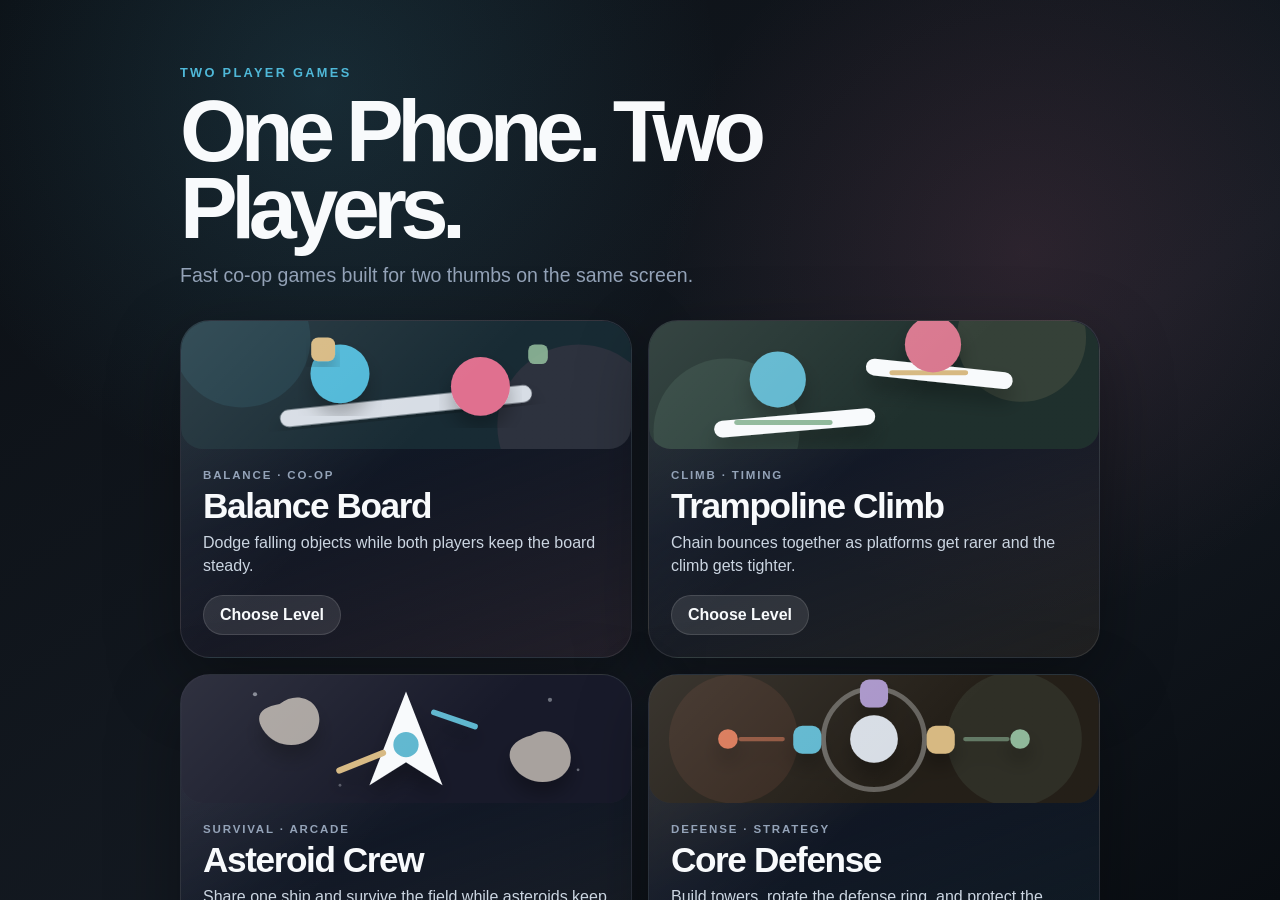
<file: index.html>
<!doctype html>
<html lang="en">
  <head>
    <meta charset="UTF-8" />
    <meta
      name="viewport"
      content="width=device-width, initial-scale=1.0, maximum-scale=1.0, user-scalable=no, viewport-fit=cover"
    />
    <meta http-equiv="Cache-Control" content="no-cache, no-store, must-revalidate" />
    <meta http-equiv="Pragma" content="no-cache" />
    <meta http-equiv="Expires" content="0" />
    <meta name="apple-mobile-web-app-capable" content="yes" />
    <meta name="mobile-web-app-capable" content="yes" />
    <meta name="theme-color" content="#0b0f14" />
    <title>Two Player Games</title>
    <link rel="stylesheet" href="style.css?v=162" />
  </head>
  <body>
    <main id="app">
      <section id="homeScreen" class="home-screen">
        <div class="home-inner">
          <p class="eyebrow">Two Player Games</p>
          <h1>One Phone. Two Players.</h1>
          <p class="home-subtitle">Fast co-op games built for two thumbs on the same screen.</p>
          <div class="game-grid">
            <a class="game-card balance-card" href="levels.html?game=balance&v=162"><div class="card-art" aria-hidden="true"></div><div><p class="card-kicker">Balance · Co-op</p><h2>Balance Board</h2><p>Dodge falling objects while both players keep the board steady.</p></div><span class="play-chip">Choose Level</span></a>
            <a class="game-card trampoline-card" href="levels.html?game=seesaw&v=162"><div class="card-art" aria-hidden="true"></div><div><p class="card-kicker">Climb · Timing</p><h2>Trampoline Climb</h2><p>Chain bounces together as platforms get rarer and the climb gets tighter.</p></div><span class="play-chip">Choose Level</span></a>
            <a class="game-card asteroid-card" href="levels.html?game=asteroids&v=162"><div class="card-art" aria-hidden="true"></div><div><p class="card-kicker">Survival · Arcade</p><h2>Asteroid Crew</h2><p>Share one ship and survive the field while asteroids keep closing in.</p></div><span class="play-chip">Choose Level</span></a>
            <a class="game-card core-card" href="levels.html?game=core&v=162"><div class="card-art" aria-hidden="true"></div><div><p class="card-kicker">Defense · Strategy</p><h2>Core Defense</h2><p>Build towers, rotate the defense ring, and protect the shared core.</p></div><span class="play-chip">Choose Level</span></a>
            <a class="game-card dual-card" href="levels.html?game=dual&v=162"><div class="card-art" aria-hidden="true"></div><div><p class="card-kicker">Puzzle · Gravity</p><h2>Dual Gravity</h2><p>Share one center line while one player runs above and the other below.</p></div><span class="play-chip">Choose Level</span></a>
          </div>
        </div>
      </section>

      <section id="gameScreen" class="hidden">
        <canvas id="gameCanvas"></canvas>
        <section id="startOverlay" class="overlay">
          <div class="panel">
            <p id="gameEyebrow" class="eyebrow">Two Player Games</p>
            <h1 id="gameTitle">Game</h1>
            <p id="gameDescription">Choose a game from the homepage.</p>
            <div class="instructions">
              <div><strong id="topPlayerLabel">Top Player</strong><span id="topPlayerInstructions">Use the top edge buttons.</span></div>
              <div><strong id="bottomPlayerLabel">Bottom Player</strong><span id="bottomPlayerInstructions">Use the bottom edge buttons.</span></div>
            </div>
            <p id="gameTip" class="tip"></p>
            <button id="startButton">Start Game</button>
          </div>
        </section>

        <section id="endOverlay" class="overlay hidden">
          <div class="panel">
            <p id="endEyebrow" class="eyebrow">Game Over</p>
            <h1 id="resultTitle">Game Over</h1>
            <p id="resultText"></p>
            <div id="finalStats" class="final-stats"></div>
            <div class="end-actions">
              <button id="restartButton">Play Again</button>
              <a id="homeButton" class="secondary-button" href="./?v=162">Games</a>
            </div>
          </div>
        </section>

        <div id="hud">
          <div class="pill">⏱ <span id="timeText">0s</span></div>
          <div class="pill"><span id="stressLabel">Tilt</span> <span id="stressText">0%</span></div>
          <div class="pill"><span id="scoreLabel">Score</span> <span id="fallText">0</span></div>
          <div class="pill"><span id="speedLabel">Speed</span> <span id="holdText">1.0x</span></div>
        </div>
      </section>
    </main>

    <script src="hero-loader.js?v=162"></script>
    <script>
      const params = new URLSearchParams(window.location.search);
      const selectedGame = params.get('game');
      const games = {
        balance: { script: 'balance-board-v2.js?v=162', extraScript: '' },
        seesaw: { script: 'seesaw-entry-v2.js?v=162', extraScript: '' },
        asteroids: { script: 'asteroids-crew-v3.js?v=162', extraScript: '' },
        core: { script: 'core-defense-clean-v2.js?v=162', extraScript: '' },
        dual: { script: 'dual-gravity-v3.js?v=162', extraScript: '' }
      };
      function loadExtraScripts(extraScript) {
        if (!extraScript) return;
        extraScript.split('|').forEach(src => {
          const extra = document.createElement('script');
          extra.src = src;
          document.body.appendChild(extra);
        });
      }
      if (selectedGame && games[selectedGame]) {
        const game = games[selectedGame];
        document.getElementById('homeScreen').classList.add('hidden');
        document.getElementById('gameScreen').classList.remove('hidden');
        if (selectedGame === 'dual') {
          document.getElementById('gameEyebrow').textContent = 'Two Player Games · Dual Gravity';
          document.getElementById('gameTitle').textContent = 'Dual Gravity';
          document.getElementById('gameDescription').textContent = 'Shared-line mirrored gravity co-op with tutorial and progression levels.';
          document.getElementById('gameTip').textContent = 'Tutorial plus Levels 1–5 are now playable.';
          document.getElementById('topPlayerLabel').textContent = 'Top Player';
          document.getElementById('topPlayerInstructions').textContent = 'Walk on the shared line and jump upward.';
          document.getElementById('bottomPlayerLabel').textContent = 'Bottom Player';
          document.getElementById('bottomPlayerInstructions').textContent = 'Hang from the same line and jump downward.';
          document.getElementById('homeButton').href = 'levels.html?game=dual&v=162';
        }
        const script = document.createElement('script');
        script.src = game.script;
        script.onload = () => loadExtraScripts(game.extraScript);
        document.body.appendChild(script);
      }
    </script>
  </body>
</html>
</file>
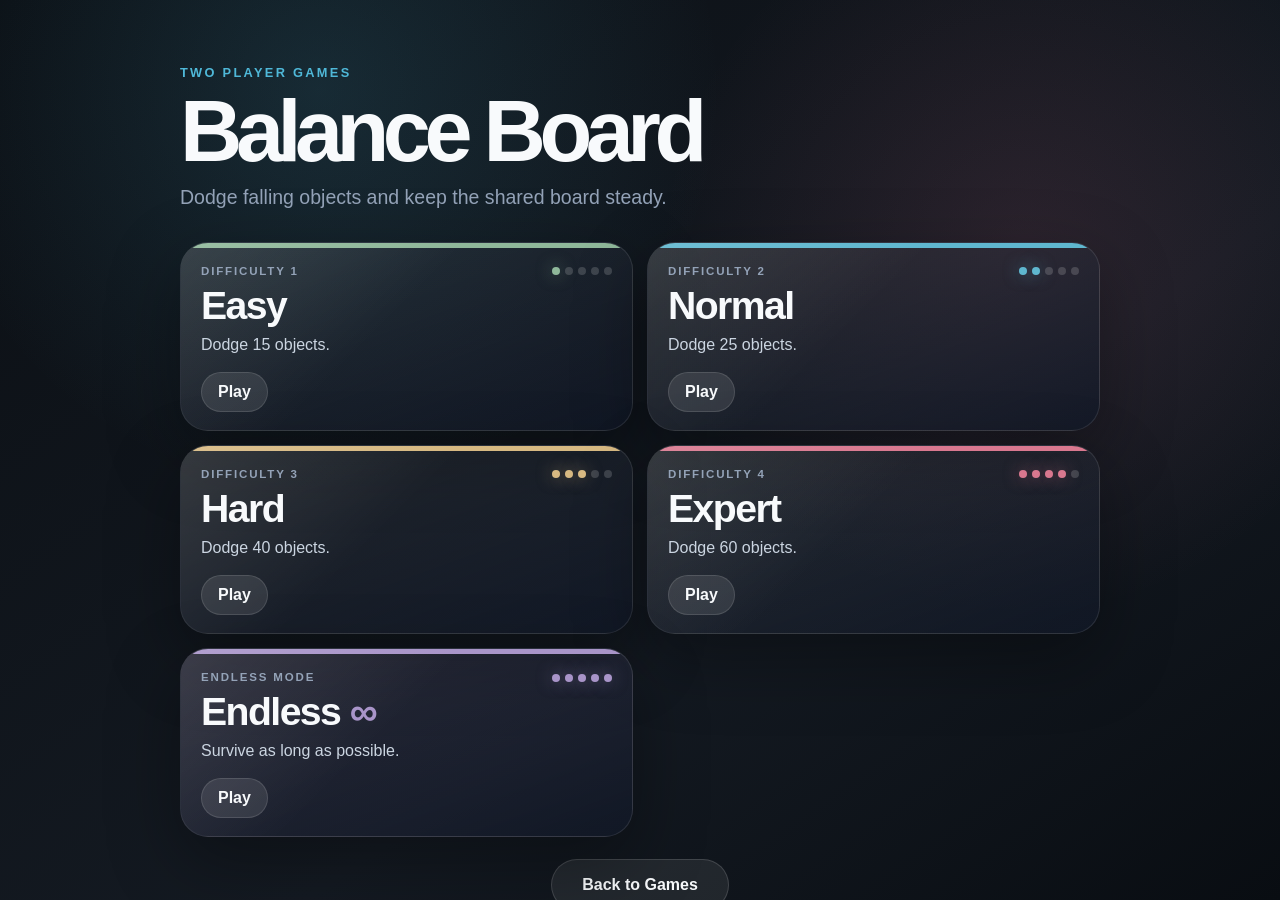
<file: levels.html>
<!doctype html>
<html lang="en">
  <head>
    <meta charset="UTF-8" />
    <meta name="viewport" content="width=device-width, initial-scale=1.0, maximum-scale=1.0, user-scalable=no, viewport-fit=cover" />
    <title>Choose Level</title>
    <link rel="stylesheet" href="style.css?v=161" />
    <link rel="stylesheet" href="level-cards.css?v=161" />
  </head>
  <body>
    <main id="app">
      <section class="home-screen">
        <div class="home-inner">
          <p class="eyebrow">Two Player Games</p>
          <h1 id="title">Choose Level</h1>
          <p id="subtitle" class="home-subtitle">Pick a challenge.</p>
          <div id="levelGrid" class="game-grid level-grid"></div>
          <p style="text-align:center;margin-top:22px"><a class="secondary-button" href="./?v=161">Back to Games</a></p>
        </div>
      </section>
    </main>

    <script src="app-config.js?v=161"></script>
    <script>
      const params = new URLSearchParams(window.location.search);
      const game = params.get('game') || 'balance';
      const data = {
        balance: {
          title: 'Balance Board',
          subtitle: 'Dodge falling objects and keep the shared board steady.',
          levels: [
            ['Easy', 'Dodge 15 objects.', 1],
            ['Normal', 'Dodge 25 objects.', 2],
            ['Hard', 'Dodge 40 objects.', 3],
            ['Expert', 'Dodge 60 objects.', 4],
            ['Endless', 'Survive as long as possible.', 5]
          ]
        },
        seesaw: {
          title: 'Trampoline Climb',
          subtitle: 'Bounce higher while platforms become harder to chain.',
          levels: [
            ['Easy', 'Reach height 50.', 1],
            ['Normal', 'Reach height 100.', 2],
            ['Hard', 'Reach height 150.', 3],
            ['Expert', 'Reach height 220.', 4],
            ['Endless', 'Climb as high as possible.', 5]
          ]
        },
        asteroids: {
          title: 'Asteroid Crew',
          subtitle: 'Survive together while asteroids keep entering the field.',
          levels: [
            ['Easy', 'Survive 45 seconds.', 1],
            ['Normal', 'Survive 60 seconds.', 2],
            ['Hard', 'Survive 90 seconds.', 3],
            ['Expert', 'Survive 120 seconds.', 4],
            ['Endless', 'Survive as long as possible.', 5]
          ]
        },
        core: {
          title: 'Core Defense',
          subtitle: 'Build, rotate, and repair a shared defense ring.',
          levels: [
            ['Tutorial', 'Learn tower counters, enemy types, boost timing, and defense rotation.', 0, 'Tutorial'],
            ['Easy', 'Survive 5 waves.', 1],
            ['Normal', 'Survive 10 waves.', 2],
            ['Hard', 'Survive 15 waves.', 3],
            ['Expert', 'Survive 20 waves.', 4],
            ['Endless', 'Defend as long as possible.', 5]
          ]
        },
        dual: {
          title: 'Dual Gravity',
          subtitle: 'Shared-line co-op puzzles with mirrored gravity. No endless mode yet.',
          levels: [
            ['Tutorial', 'Learn movement, launch pads, traps, platforms, switches, and finish rails.', 0, 'Tutorial'],
            ['Level 1: Coordination', 'Chain launch pads, spike traps, and the one-player platform.', 1, 'Level 1'],
            ['Level 2: Split Tasks', 'One player creates safety while the other advances.', 2, 'Level 2'],
            ['Level 3: Moving Systems', 'Time chained platforms, enemies, traps, and launches.', 3, 'Level 3'],
            ['Level 4: Co-op Chaos', 'Overlapping mechanics with faster reactions and more communication.', 4, 'Level 4'],
            ['Level 5: Final Trial', 'A longer gauntlet combining every Dual Gravity mechanic.', 5, 'Level 5']
          ]
        }
      };

      const cfg = data[game] || data.balance;
      document.getElementById('title').textContent = cfg.title;
      document.getElementById('subtitle').textContent = cfg.subtitle;
      const grid = document.getElementById('levelGrid');
      const levelClasses = ['level-tutorial', 'level-easy', 'level-normal', 'level-hard', 'level-expert', 'level-endless'];

      cfg.levels.forEach(level => {
        const a = document.createElement('a');
        const levelNumber = level[2];
        const levelClass = levelNumber === 0 ? 'level-tutorial' : levelClasses[levelNumber] || 'level-normal';
        a.className = `game-card level-card ${levelClass}`;
        const cacheVersion = (window.AppConfig && window.AppConfig.CACHE_VERSION) || '161';
        a.href = `./?game=${game}&level=${levelNumber}&v=${cacheVersion}`;
        const kicker = level[3] || (levelNumber === 5 ? 'Endless Mode' : `Difficulty ${levelNumber}`);
        const filled = levelNumber === 0 ? 1 : Math.min(levelNumber, 5);
        const pips = levelNumber === 5
          ? '<span class="filled"></span><span class="filled"></span><span class="filled"></span><span class="filled"></span><span class="filled"></span>'
          : Array.from({ length: 5 }, (_, i) => `<span class="${i < filled ? 'filled' : ''}"></span>`).join('');
        a.innerHTML = `<div><div class="level-top-row"><p class="card-kicker">${kicker}</p><div class="difficulty-pips">${pips}</div></div><h2>${level[0]}</h2><p>${level[1]}</p></div><span class="play-chip">Play</span>`;
        grid.appendChild(a);
      });
    </script>
  </body>
</html>
</file>
<file: style.css>
* {
  box-sizing: border-box;
  -webkit-tap-highlight-color: transparent;
}

html,
body {
  margin: 0;
  padding: 0;
  overflow: hidden;
  background: #0b0f14;
  color: #f8fafc;
  font-family: Inter, Arial, sans-serif;
  touch-action: none;
}

body {
  width: 100vw;
  height: 100vh;
}

#app,
#gameScreen {
  position: relative;
  width: 100vw;
  height: 100vh;
}

canvas {
  width: 100%;
  height: 100%;
  display: block;
  background: linear-gradient(to bottom, #0b0f14 0%, #141a22 100%);
}

.hidden {
  display: none !important;
}

.home-screen {
  width: 100vw;
  height: 100vh;
  overflow-y: auto;
  padding: 28px 18px 40px;
  background:
    radial-gradient(circle at 25% 10%, rgba(79,184,216,0.15), transparent 32%),
    radial-gradient(circle at 80% 28%, rgba(224,111,143,0.12), transparent 30%),
    linear-gradient(145deg, #0b0f14, #141a22 62%, #090d12);
  touch-action: pan-y;
}

.home-inner {
  width: min(920px, 100%);
  margin: 0 auto;
  padding-top: max(24px, env(safe-area-inset-top));
}

.home-screen h1 {
  margin: 0;
  max-width: 760px;
  font-size: clamp(2.65rem, 10vw, 5.4rem);
  line-height: .9;
  letter-spacing: -0.075em;
}

.home-subtitle {
  margin: 14px 0 30px;
  max-width: 520px;
  color: #94a3b8;
  font-size: clamp(1.02rem, 3.8vw, 1.22rem);
  line-height: 1.42;
}

.game-grid {
  display: grid;
  grid-template-columns: repeat(2, minmax(0, 1fr));
  gap: 16px;
}

.game-card {
  position: relative;
  min-height: 270px;
  display: flex;
  flex-direction: column;
  justify-content: space-between;
  gap: 18px;
  padding: 0 22px 22px;
  border-radius: 30px;
  color: #f8fafc;
  text-decoration: none;
  background: rgba(17, 24, 39, 0.76);
  border: 1px solid rgba(255,255,255,0.1);
  box-shadow: 0 24px 70px rgba(0,0,0,0.34);
  overflow: hidden;
  transition: transform .16s ease, border-color .16s ease, box-shadow .16s ease;
}

.game-card > div:not(.card-art),
.play-chip {
  position: relative;
  z-index: 1;
}

.game-card:active {
  transform: scale(.985) translateY(2px);
  border-color: rgba(255,255,255,0.2);
  box-shadow: 0 14px 36px rgba(0,0,0,0.34);
}

.balance-card { background: linear-gradient(160deg, rgba(79,184,216,.10), rgba(17,24,39,.78) 44%, rgba(224,111,143,.08)); }
.trampoline-card { background: linear-gradient(160deg, rgba(139,211,167,.10), rgba(17,24,39,.78) 44%, rgba(240,184,110,.08)); }
.asteroid-card { background: linear-gradient(160deg, rgba(183,140,255,.09), rgba(17,24,39,.78) 48%, rgba(168,162,158,.08)); }
.core-card { background: linear-gradient(160deg, rgba(240,184,110,.10), rgba(17,24,39,.78) 45%, rgba(79,184,216,.08)); }
.dual-card { background: linear-gradient(160deg, rgba(79,184,216,.09), rgba(17,24,39,.78) 44%, rgba(224,111,143,.09)); }

.game-card::after {
  content: "";
  position: absolute;
  inset: 0;
  background: linear-gradient(135deg, rgba(255,255,255,0.1), transparent 45%);
  pointer-events: none;
}

.game-card h2 {
  margin: 4px 0 8px;
  font-size: clamp(1.55rem, 5vw, 2.2rem);
  letter-spacing: -0.04em;
  line-height: 1;
}

.game-card p {
  margin: 0;
  color: #cbd5e1;
  line-height: 1.45;
}

.card-kicker {
  color: #94a3b8 !important;
  font-size: 0.72rem;
  text-transform: uppercase;
  letter-spacing: 0.16em;
  font-weight: 800;
}

.play-chip {
  align-self: flex-start;
  border-radius: 999px;
  padding: 10px 16px;
  background: rgba(255,255,255,0.1);
  border: 1px solid rgba(255,255,255,0.12);
  font-weight: 900;
}

.card-art {
  height: 128px;
  position: relative;
  margin: 0 -22px 0;
  overflow: hidden;
  border-radius: 30px 30px 22px 22px;
  background: rgba(255,255,255,.035);
}

.card-art::before,
.card-art::after,
.card-art svg {
  display: none !important;
  content: none !important;
}

.card-art img {
  width: 100%;
  height: 100%;
  object-fit: cover;
  display: block;
}

.overlay {
  position: absolute;
  inset: 0;
  display: flex;
  align-items: center;
  justify-content: center;
  background: rgba(11, 15, 20, 0.82);
  padding: 24px;
  z-index: 10;
}

.panel {
  width: min(92vw, 640px);
  background: rgba(17, 24, 39, 0.96);
  border: 1px solid rgba(255,255,255,0.1);
  border-radius: 28px;
  padding: 30px;
  text-align: center;
  box-shadow: 0 25px 70px rgba(0,0,0,0.5);
}

.eyebrow {
  color: #4fb8d8;
  font-size: 0.8rem;
  letter-spacing: 0.18em;
  text-transform: uppercase;
  font-weight: 800;
}

h1 {
  margin-top: 0;
  margin-bottom: 12px;
  font-size: clamp(2rem, 5vw, 3.6rem);
}

.instructions {
  display: grid;
  grid-template-columns: repeat(2, minmax(0, 1fr));
  gap: 14px;
  margin-top: 22px;
  margin-bottom: 18px;
}

.instructions div {
  background: rgba(255,255,255,0.05);
  border-radius: 18px;
  padding: 16px;
  display: flex;
  flex-direction: column;
  gap: 8px;
}

.tip {
  opacity: 0.7;
  font-size: 0.95rem;
}

button,
.secondary-button {
  border: none;
  border-radius: 999px;
  padding: 16px 30px;
  font-size: 1rem;
  font-weight: 800;
  cursor: pointer;
  background: #f8fafc;
  color: #0b0f14;
  box-shadow: 0 10px 30px rgba(0,0,0,0.25);
  text-decoration: none;
  display: inline-flex;
  align-items: center;
  justify-content: center;
}

.secondary-button {
  background: rgba(255,255,255,0.08);
  color: #f8fafc;
  border: 1px solid rgba(255,255,255,0.14);
  box-shadow: none;
}

.end-actions {
  display: flex;
  gap: 12px;
  justify-content: center;
  flex-wrap: wrap;
}

#hud {
  position: absolute;
  top: 14px;
  left: 50%;
  transform: translateX(-50%);
  display: flex;
  gap: 10px;
  flex-wrap: wrap;
  justify-content: center;
  z-index: 5;
  width: calc(100% - 24px);
}

.pill {
  background: rgba(17,24,39,0.72);
  border: 1px solid rgba(255,255,255,0.1);
  border-radius: 999px;
  padding: 10px 16px;
  font-weight: 700;
  backdrop-filter: blur(10px);
}

.final-stats {
  margin-bottom: 18px;
  opacity: 0.82;
}

#asteroidControls {
  display: none;
  position: absolute;
  inset: 0;
  z-index: 8;
  pointer-events: none;
}

#asteroidControls.visible {
  display: block;
}

.asteroid-btn {
  position: absolute;
  min-width: 112px;
  height: 56px;
  border-radius: 18px;
  padding: 0 14px;
  border: 1px solid rgba(255,255,255,.2);
  background: rgba(17,24,39,.82);
  color: #f8fafc;
  font-size: .86rem;
  letter-spacing: .04em;
  box-shadow: 0 12px 30px rgba(0,0,0,.28);
  backdrop-filter: blur(10px);
  pointer-events: auto;
  user-select: none;
  touch-action: none;
}

.asteroid-btn.blue { left: 12px; top: 78px; color: #4fb8d8; }
.asteroid-btn.blue.right { left: auto; right: 12px; }
.asteroid-btn.rose { left: 12px; bottom: max(26px, env(safe-area-inset-bottom)); color: #e06f8f; }
.asteroid-btn.rose.right { left: auto; right: 12px; }
.asteroid-btn.active { background: currentColor; color: #0b0f14; transform: scale(.97); }

@media (max-width: 720px) {
  .game-grid,
  .instructions {
    grid-template-columns: 1fr;
  }

  .game-card {
    min-height: 260px;
  }

  .card-art {
    height: 122px;
  }

  #hud {
    top: 14px;
    width: calc(100% - 24px);
  }
}
</file>
<file: level-cards.css>
.level-grid{gap:14px}.level-card{min-height:150px;padding:20px 20px 18px;border-radius:28px;gap:16px;background:linear-gradient(160deg,rgba(255,255,255,.07),rgba(17,24,39,.78));}.level-card::before{content:"";position:absolute;inset:0 0 auto 0;height:5px;background:var(--level-color,#5fb7cf)}.level-card h2{font-size:clamp(1.7rem,6vw,2.45rem);margin:6px 0 8px}.level-card p{max-width:92%}.level-card .play-chip{margin-top:auto}.level-top-row{display:flex;align-items:center;justify-content:space-between;gap:12px}.difficulty-pips{display:flex;gap:5px;align-items:center}.difficulty-pips span{width:8px;height:8px;border-radius:999px;background:rgba(255,255,255,.16)}.difficulty-pips span.filled{background:var(--level-color,#5fb7cf);box-shadow:0 0 16px color-mix(in srgb,var(--level-color,#5fb7cf),transparent 45%)}.level-easy{--level-color:#8fb89a}.level-normal{--level-color:#5fb7cf}.level-hard{--level-color:#d7b982}.level-expert{--level-color:#d9788f}.level-endless{--level-color:#a995c9;background:linear-gradient(160deg,rgba(169,149,201,.15),rgba(17,24,39,.80))}.level-tutorial{--level-color:#d7dde5}.level-card.level-endless h2::after{content:" ∞";color:var(--level-color)}@media(max-width:720px){.level-card{min-height:142px}.level-card p{max-width:100%}}
</file>
